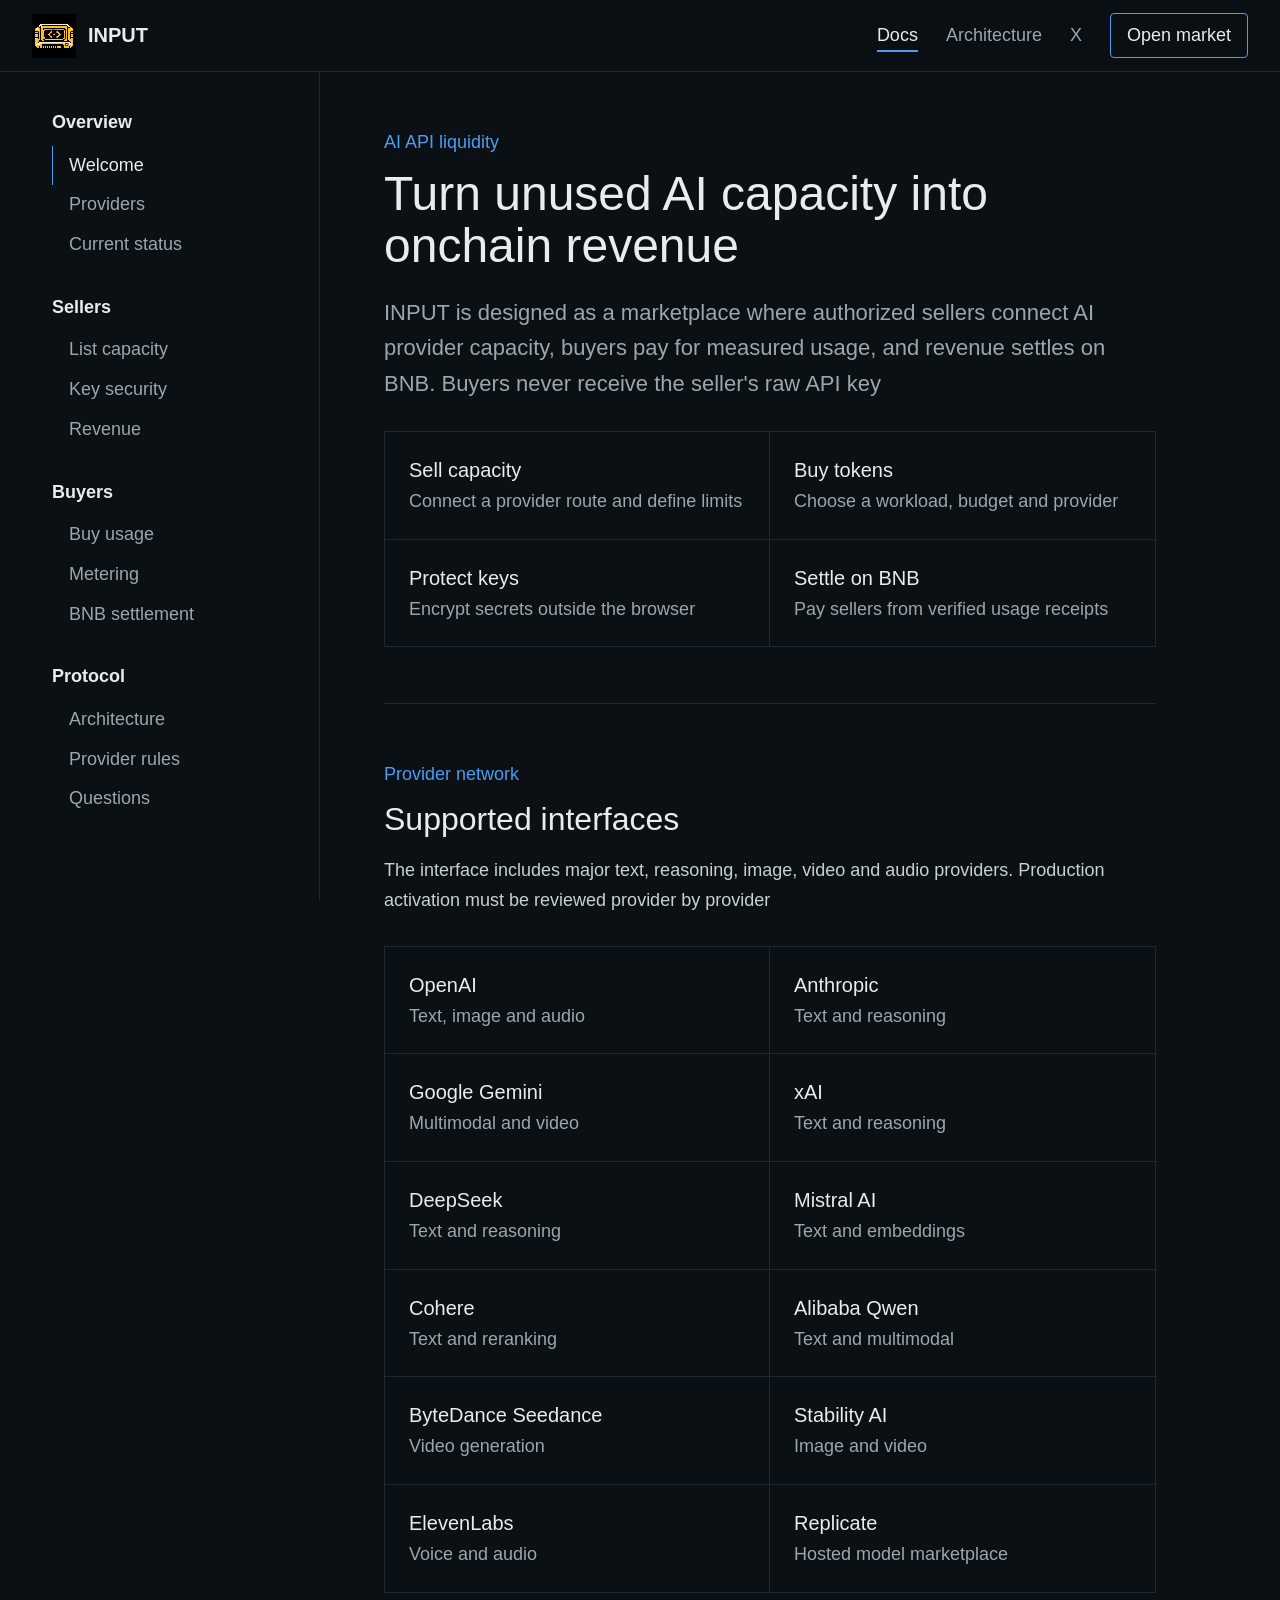
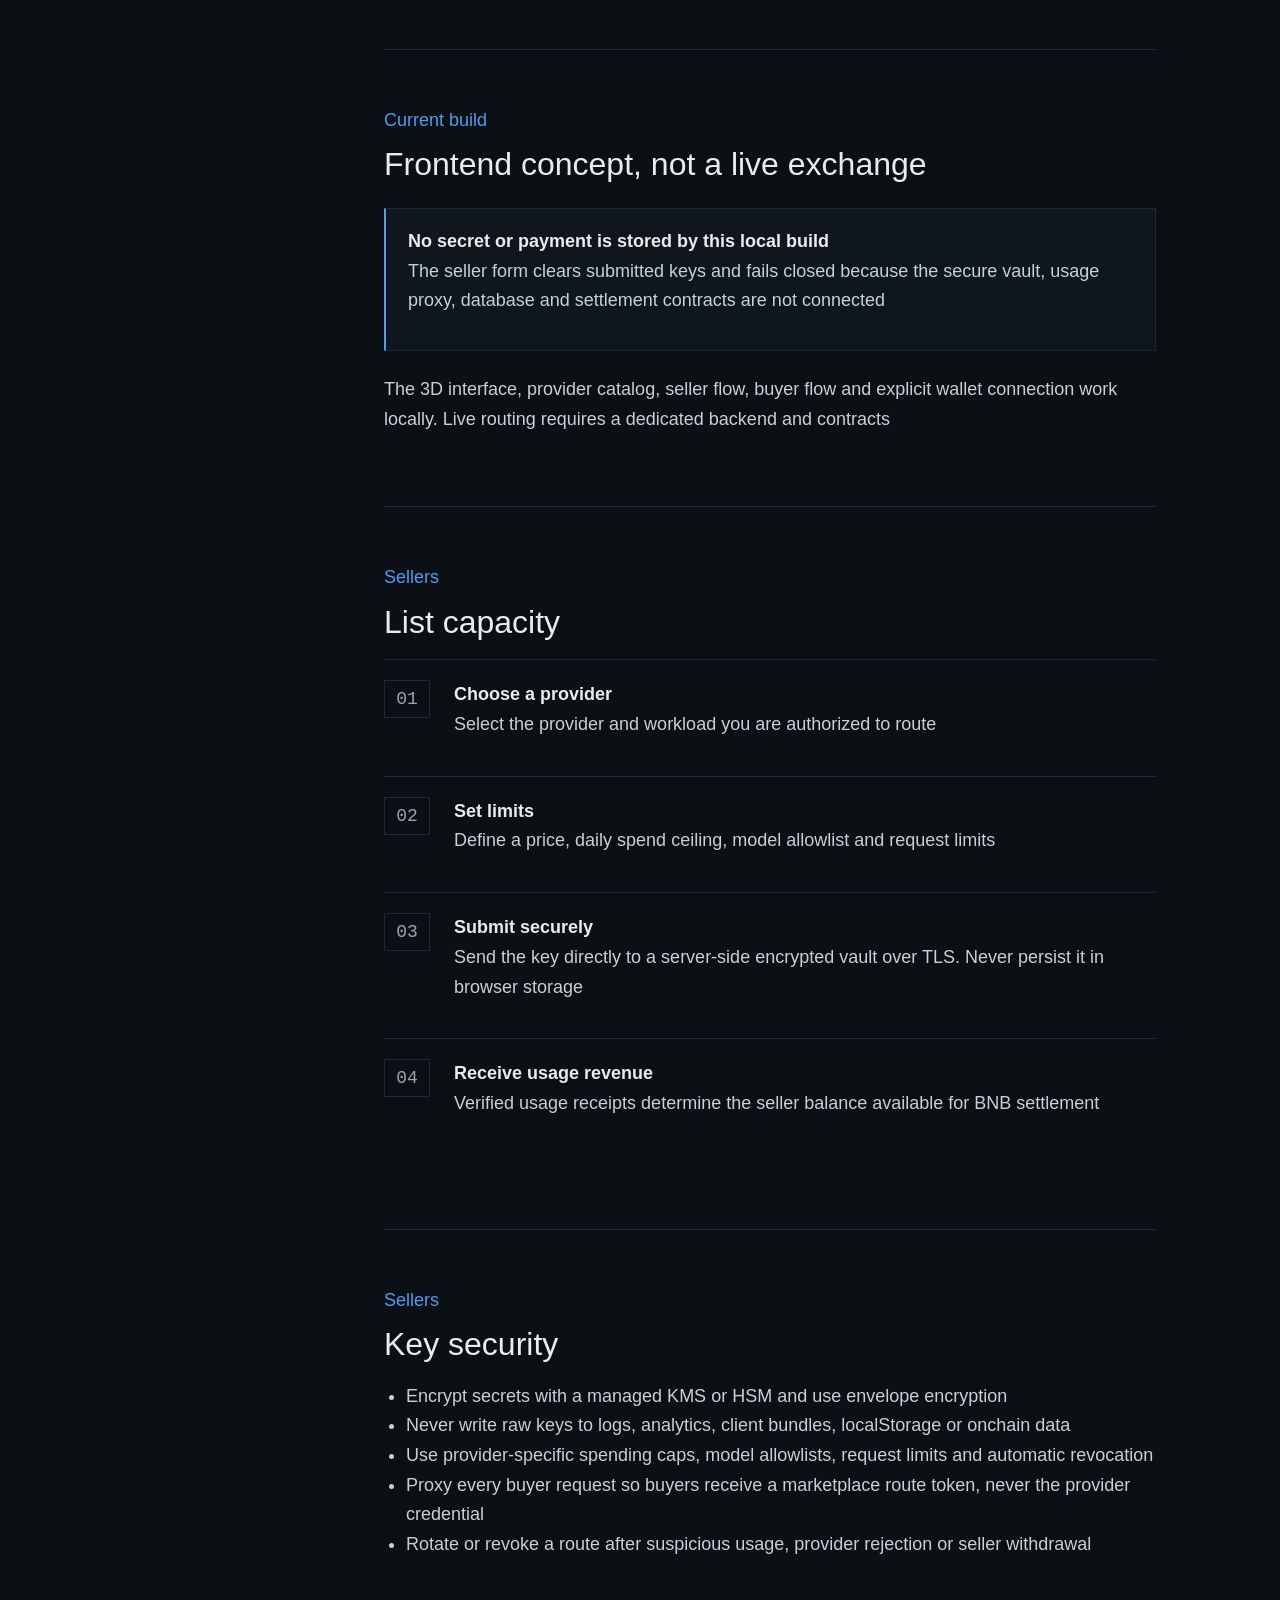
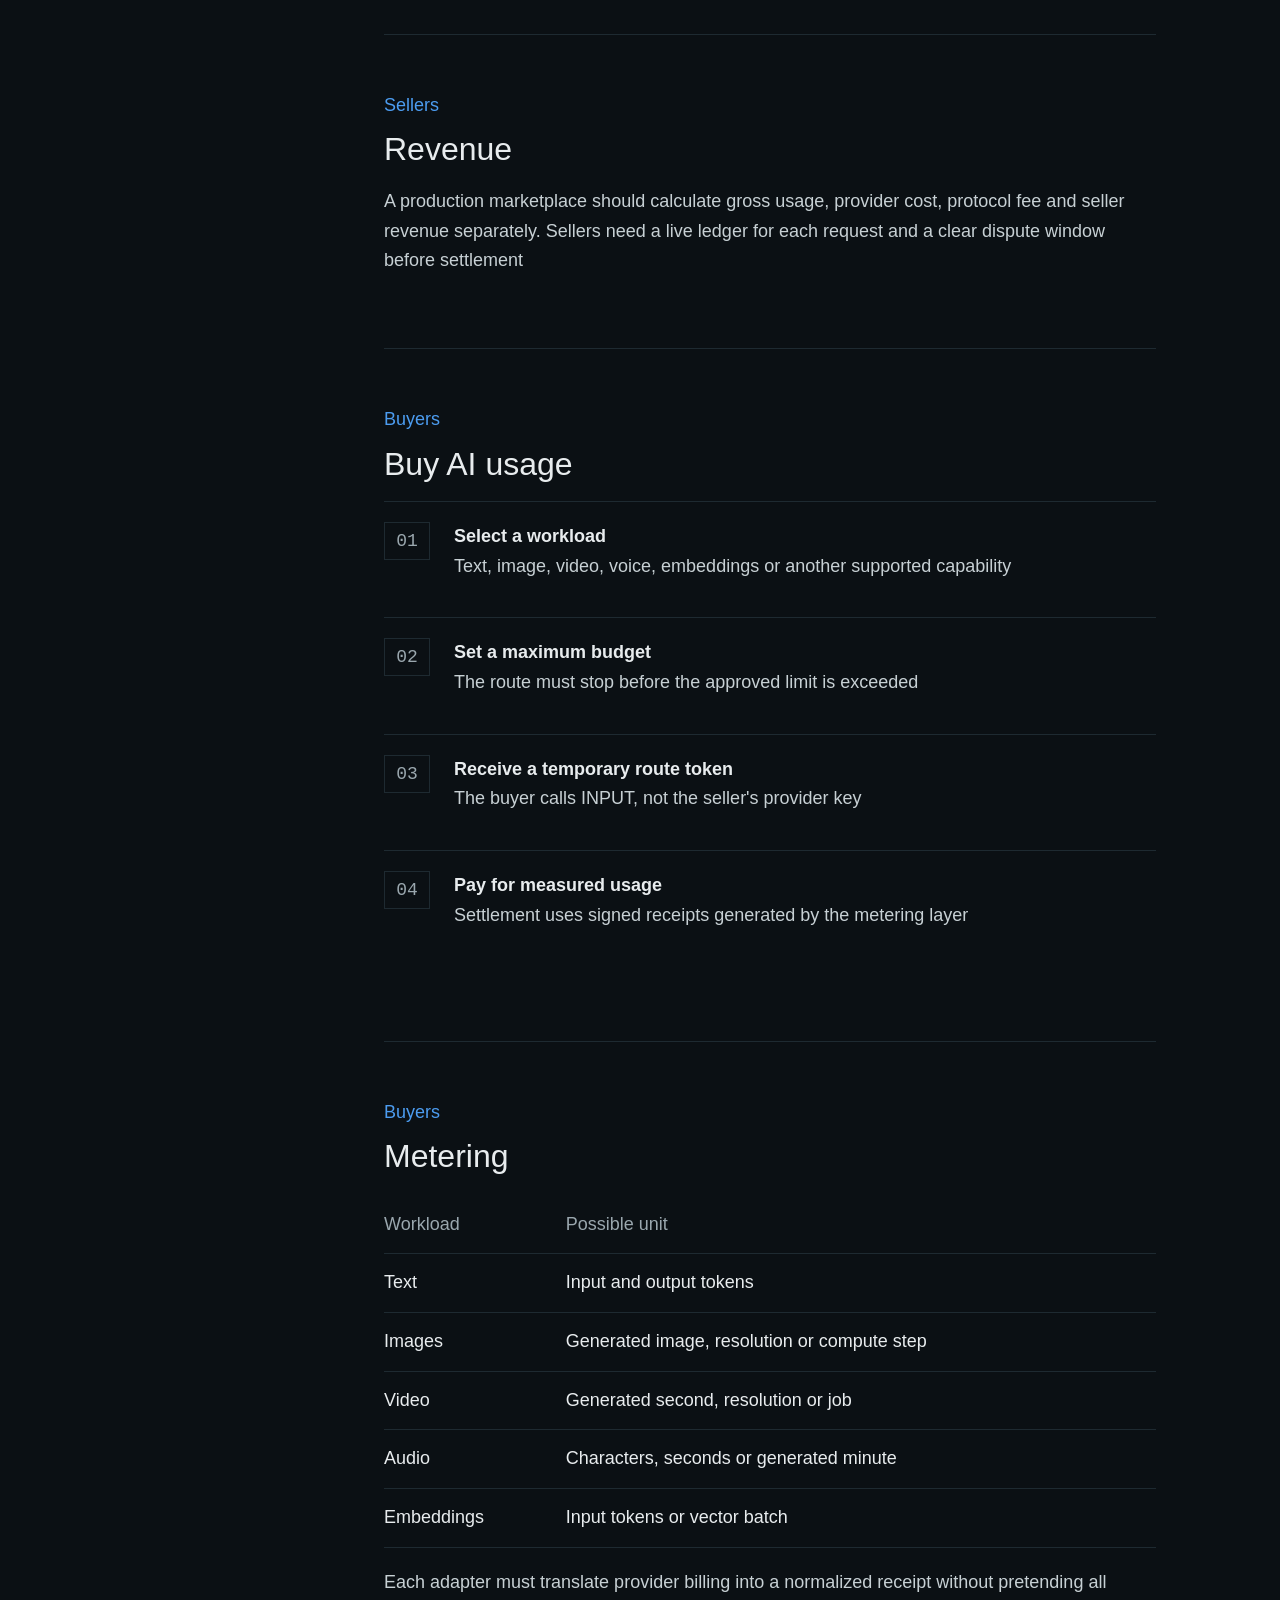
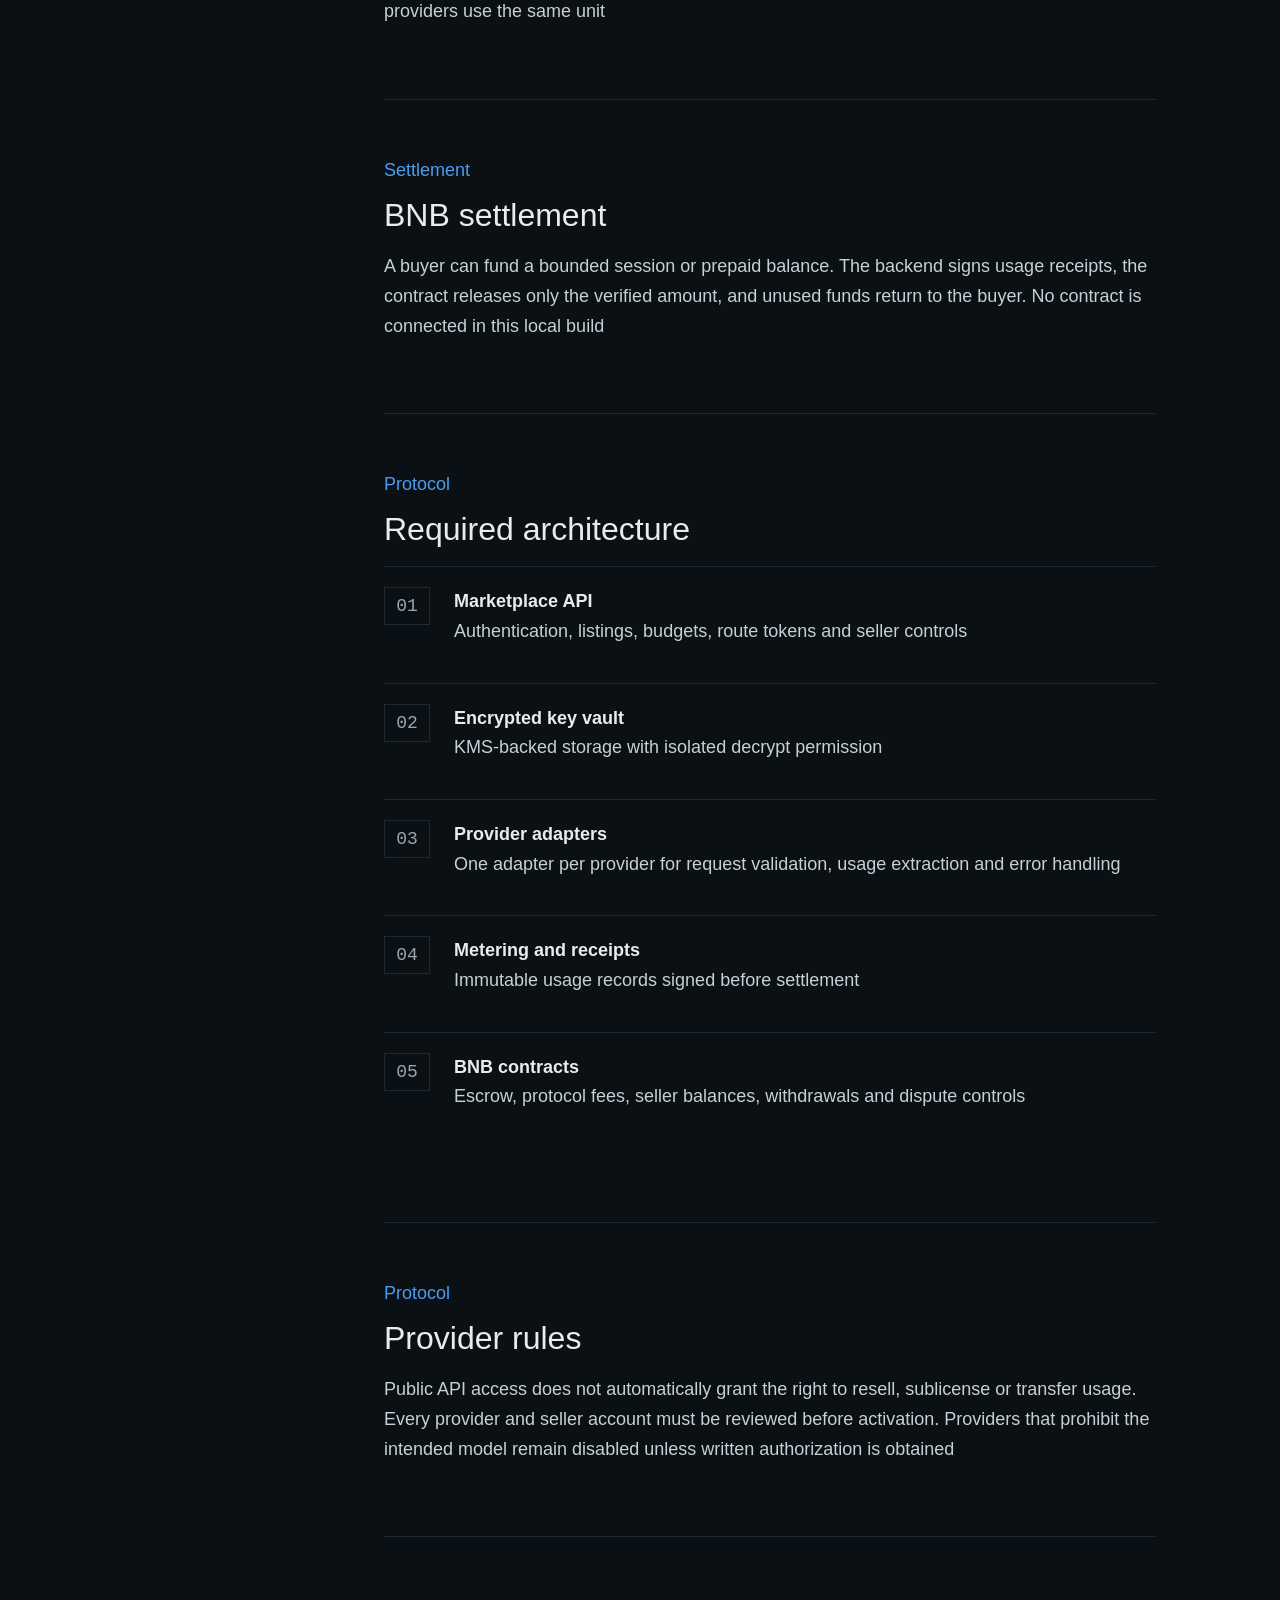
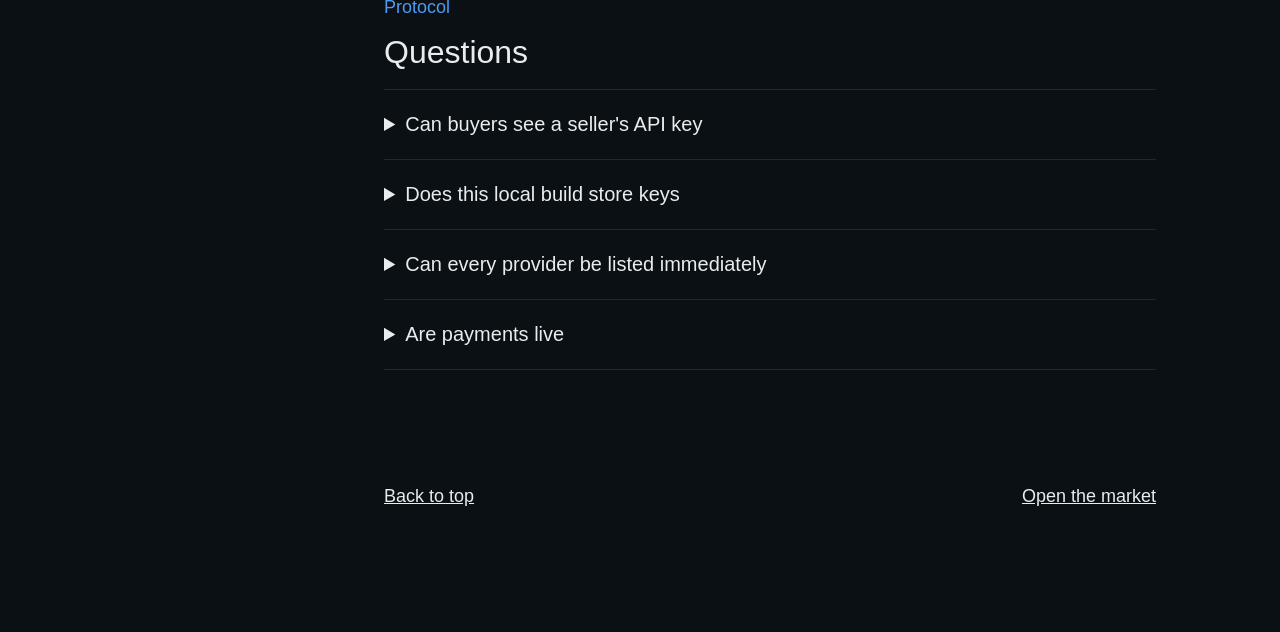
<file: docs/index.html>
<!doctype html>
<html lang="en"><head><meta charset="UTF-8"><meta name="viewport" content="width=device-width,initial-scale=1"><meta name="theme-color" content="#0b1014"><title>INPUT Docs</title><meta name="description" content="How INPUT turns authorized AI API capacity into metered onchain revenue"><link rel="icon" href="/favicon.ico?v=arcade-1"><link rel="stylesheet" href="/docs.css?v=arcade-1"></head><body>
<header class="top"><a class="brand" href="/"><img src="/brand/logo-120.png?v=arcade-1" alt="" width="44" height="44">INPUT</a><nav><a class="on" href="/docs">Docs</a><a class="hide" href="#architecture">Architecture</a><a href="https://x.com/inputBNB" target="_blank" rel="noopener noreferrer">X</a><a class="app" href="/">Open market</a></nav></header>
<div class="wrap"><aside id="toc"><h4>Overview</h4><a href="#welcome" class="on">Welcome</a><a href="#providers">Providers</a><a href="#status">Current status</a><h4>Sellers</h4><a href="#sell">List capacity</a><a href="#keys">Key security</a><a href="#earnings">Revenue</a><h4>Buyers</h4><a href="#buy">Buy usage</a><a href="#metering">Metering</a><a href="#settlement">BNB settlement</a><h4>Protocol</h4><a href="#architecture">Architecture</a><a href="#rules">Provider rules</a><a href="#questions">Questions</a></aside><main>
<section id="welcome"><p class="eyebrow">AI API liquidity</p><h1>Turn unused AI capacity into onchain revenue</h1><p class="lede">INPUT is designed as a marketplace where authorized sellers connect AI provider capacity, buyers pay for measured usage, and revenue settles on BNB. Buyers never receive the seller's raw API key</p><div class="cards"><a href="#sell"><b>Sell capacity</b><span>Connect a provider route and define limits</span></a><a href="#buy"><b>Buy tokens</b><span>Choose a workload, budget and provider</span></a><a href="#keys"><b>Protect keys</b><span>Encrypt secrets outside the browser</span></a><a href="#settlement"><b>Settle on BNB</b><span>Pay sellers from verified usage receipts</span></a></div></section>
<section id="providers"><p class="eyebrow">Provider network</p><h2>Supported interfaces</h2><p>The interface includes major text, reasoning, image, video and audio providers. Production activation must be reviewed provider by provider</p><div class="providers"><div><b>OpenAI</b><span>Text, image and audio</span></div><div><b>Anthropic</b><span>Text and reasoning</span></div><div><b>Google Gemini</b><span>Multimodal and video</span></div><div><b>xAI</b><span>Text and reasoning</span></div><div><b>DeepSeek</b><span>Text and reasoning</span></div><div><b>Mistral AI</b><span>Text and embeddings</span></div><div><b>Cohere</b><span>Text and reranking</span></div><div><b>Alibaba Qwen</b><span>Text and multimodal</span></div><div><b>ByteDance Seedance</b><span>Video generation</span></div><div><b>Stability AI</b><span>Image and video</span></div><div><b>ElevenLabs</b><span>Voice and audio</span></div><div><b>Replicate</b><span>Hosted model marketplace</span></div></div></section>
<section id="status"><p class="eyebrow">Current build</p><h2>Frontend concept, not a live exchange</h2><div class="note"><strong>No secret or payment is stored by this local build</strong><p>The seller form clears submitted keys and fails closed because the secure vault, usage proxy, database and settlement contracts are not connected</p></div><p>The 3D interface, provider catalog, seller flow, buyer flow and explicit wallet connection work locally. Live routing requires a dedicated backend and contracts</p></section>
<section id="sell"><p class="eyebrow">Sellers</p><h2>List capacity</h2><ol class="steps"><li><div><strong>Choose a provider</strong><p>Select the provider and workload you are authorized to route</p></div></li><li><div><strong>Set limits</strong><p>Define a price, daily spend ceiling, model allowlist and request limits</p></div></li><li><div><strong>Submit securely</strong><p>Send the key directly to a server-side encrypted vault over TLS. Never persist it in browser storage</p></div></li><li><div><strong>Receive usage revenue</strong><p>Verified usage receipts determine the seller balance available for BNB settlement</p></div></li></ol></section>
<section id="keys"><p class="eyebrow">Sellers</p><h2>Key security</h2><ul><li>Encrypt secrets with a managed KMS or HSM and use envelope encryption</li><li>Never write raw keys to logs, analytics, client bundles, localStorage or onchain data</li><li>Use provider-specific spending caps, model allowlists, request limits and automatic revocation</li><li>Proxy every buyer request so buyers receive a marketplace route token, never the provider credential</li><li>Rotate or revoke a route after suspicious usage, provider rejection or seller withdrawal</li></ul></section>
<section id="earnings"><p class="eyebrow">Sellers</p><h2>Revenue</h2><p>A production marketplace should calculate gross usage, provider cost, protocol fee and seller revenue separately. Sellers need a live ledger for each request and a clear dispute window before settlement</p></section>
<section id="buy"><p class="eyebrow">Buyers</p><h2>Buy AI usage</h2><ol class="steps"><li><div><strong>Select a workload</strong><p>Text, image, video, voice, embeddings or another supported capability</p></div></li><li><div><strong>Set a maximum budget</strong><p>The route must stop before the approved limit is exceeded</p></div></li><li><div><strong>Receive a temporary route token</strong><p>The buyer calls INPUT, not the seller's provider key</p></div></li><li><div><strong>Pay for measured usage</strong><p>Settlement uses signed receipts generated by the metering layer</p></div></li></ol></section>
<section id="metering"><p class="eyebrow">Buyers</p><h2>Metering</h2><table><tr><th>Workload</th><th>Possible unit</th></tr><tr><td>Text</td><td>Input and output tokens</td></tr><tr><td>Images</td><td>Generated image, resolution or compute step</td></tr><tr><td>Video</td><td>Generated second, resolution or job</td></tr><tr><td>Audio</td><td>Characters, seconds or generated minute</td></tr><tr><td>Embeddings</td><td>Input tokens or vector batch</td></tr></table><p>Each adapter must translate provider billing into a normalized receipt without pretending all providers use the same unit</p></section>
<section id="settlement"><p class="eyebrow">Settlement</p><h2>BNB settlement</h2><p>A buyer can fund a bounded session or prepaid balance. The backend signs usage receipts, the contract releases only the verified amount, and unused funds return to the buyer. No contract is connected in this local build</p></section>
<section id="architecture"><p class="eyebrow">Protocol</p><h2>Required architecture</h2><ol class="steps"><li><div><strong>Marketplace API</strong><p>Authentication, listings, budgets, route tokens and seller controls</p></div></li><li><div><strong>Encrypted key vault</strong><p>KMS-backed storage with isolated decrypt permission</p></div></li><li><div><strong>Provider adapters</strong><p>One adapter per provider for request validation, usage extraction and error handling</p></div></li><li><div><strong>Metering and receipts</strong><p>Immutable usage records signed before settlement</p></div></li><li><div><strong>BNB contracts</strong><p>Escrow, protocol fees, seller balances, withdrawals and dispute controls</p></div></li></ol></section>
<section id="rules"><p class="eyebrow">Protocol</p><h2>Provider rules</h2><p>Public API access does not automatically grant the right to resell, sublicense or transfer usage. Every provider and seller account must be reviewed before activation. Providers that prohibit the intended model remain disabled unless written authorization is obtained</p></section>
<section id="questions"><p class="eyebrow">Protocol</p><h2>Questions</h2><details><summary>Can buyers see a seller's API key</summary><p>No, buyers only receive a short-lived marketplace route token</p></details><details><summary>Does this local build store keys</summary><p>No, the form clears the value and reports that the secure backend is not connected</p></details><details><summary>Can every provider be listed immediately</summary><p>No, technical support and contractual authorization are separate gates</p></details><details><summary>Are payments live</summary><p>No, BNB settlement remains disabled until contracts and the metering backend are implemented and audited</p></details></section>
<div class="pager"><a href="#welcome">Back to top</a><a href="/">Open the market</a></div></main></div><script type="module" src="/docs.js"></script></body></html>
</file>
<file: docs.css>
:root{color-scheme:dark;--bg:#0b1014;--panel:#10171c;--line:#1e2a31;--ink:#e8ecee;--soft:#9aa7ae;--blue:#4c9cf0;--mono:'SFMono-Regular',Menlo,Consolas,monospace;--sans:-apple-system,BlinkMacSystemFont,'Helvetica Neue',Arial,sans-serif}*{box-sizing:border-box}html{scroll-behavior:smooth;scroll-padding-top:96px}body{margin:0;background:var(--bg);color:var(--ink);font:18px/1.65 var(--sans);-webkit-font-smoothing:antialiased}a{color:inherit}.top{position:sticky;top:0;z-index:5;height:72px;display:flex;align-items:center;justify-content:space-between;padding:0 32px;background:#0b1014e6;backdrop-filter:blur(14px);border-bottom:1px solid var(--line)}.brand{display:flex;align-items:center;gap:12px;text-decoration:none;font-weight:600;font-size:20px}.brand img{width:44px;height:44px;object-fit:contain;image-rendering:pixelated}.top nav{display:flex;align-items:center;gap:28px}.top nav a{text-decoration:none;color:var(--soft)}.top nav a:hover,.top nav a.on{color:var(--ink)}.top nav a.on{box-shadow:0 2px 0 var(--blue)}.top .app{color:var(--ink);border:1px solid var(--blue);border-radius:4px;padding:7px 16px}.wrap{display:grid;grid-template-columns:300px minmax(0,1fr);max-width:1240px;margin:0 auto}aside{position:sticky;top:72px;height:calc(100vh - 72px);overflow:auto;padding:36px 28px 60px 32px;border-right:1px solid var(--line)}aside h4{margin:28px 0 8px}aside h4:first-child{margin-top:0}aside a{display:block;padding:5px 0 5px 16px;text-decoration:none;color:var(--soft);border-left:1px solid transparent}aside a:hover,aside a.on{color:var(--ink)}aside a.on{border-left-color:var(--blue)}main{padding:56px 64px 120px;max-width:900px}section{padding-bottom:56px;margin-bottom:56px;border-bottom:1px solid var(--line)}section:last-of-type{border-bottom:0}.eyebrow{color:var(--blue);margin:0 0 10px}h1{font-size:48px;line-height:1.1;font-weight:500;margin:0 0 22px}h2{font-size:32px;line-height:1.2;font-weight:500;margin:0 0 18px}.lede{font-size:22px;line-height:1.6;color:var(--soft)}p{margin:0 0 16px;color:#c7d0d4}strong{color:var(--ink)}ul{padding-left:22px;color:#c7d0d4}.cards,.providers{display:grid;grid-template-columns:1fr 1fr;border:1px solid var(--line);margin-top:30px}.cards a,.providers div{display:block;padding:22px 24px;text-decoration:none;border-right:1px solid var(--line);border-bottom:1px solid var(--line)}.cards a:nth-child(2n),.providers div:nth-child(2n){border-right:0}.cards a:nth-last-child(-n+2),.providers div:nth-last-child(-n+2){border-bottom:0}.cards b,.providers b{display:block;font-size:20px;font-weight:500}.cards span,.providers span{color:var(--soft)}.note{border:1px solid var(--line);border-left:2px solid var(--blue);background:var(--panel);padding:18px 22px;margin:24px 0}.steps{list-style:none;padding:0;counter-reset:s}.steps li{display:grid;grid-template-columns:52px 1fr;gap:18px;padding:20px 0;border-top:1px solid var(--line);counter-increment:s}.steps li:before{content:counter(s,decimal-leading-zero);width:44px;height:36px;display:grid;place-items:center;border:1px solid var(--line);font:18px var(--mono);color:var(--soft)}table{width:100%;border-collapse:collapse;margin:20px 0}td,th{text-align:left;padding:14px 16px 14px 0;border-bottom:1px solid var(--line);vertical-align:top}th{font-weight:500;color:var(--soft)}details{border-top:1px solid var(--line);padding:18px 0}details:last-child{border-bottom:1px solid var(--line)}summary{cursor:pointer;font-size:20px}.pager{display:flex;justify-content:space-between;margin-top:20px}@media(max-width:900px){.wrap{grid-template-columns:1fr}aside{display:none}main{padding:40px 20px 100px}.top{padding:0 16px}.top nav{gap:14px}.hide{display:none}h1{font-size:38px}.cards,.providers{grid-template-columns:1fr}.cards a,.providers div{border-right:0!important;border-bottom:1px solid var(--line)!important}.cards a:last-child,.providers div:last-child{border-bottom:0!important}}
</file>
